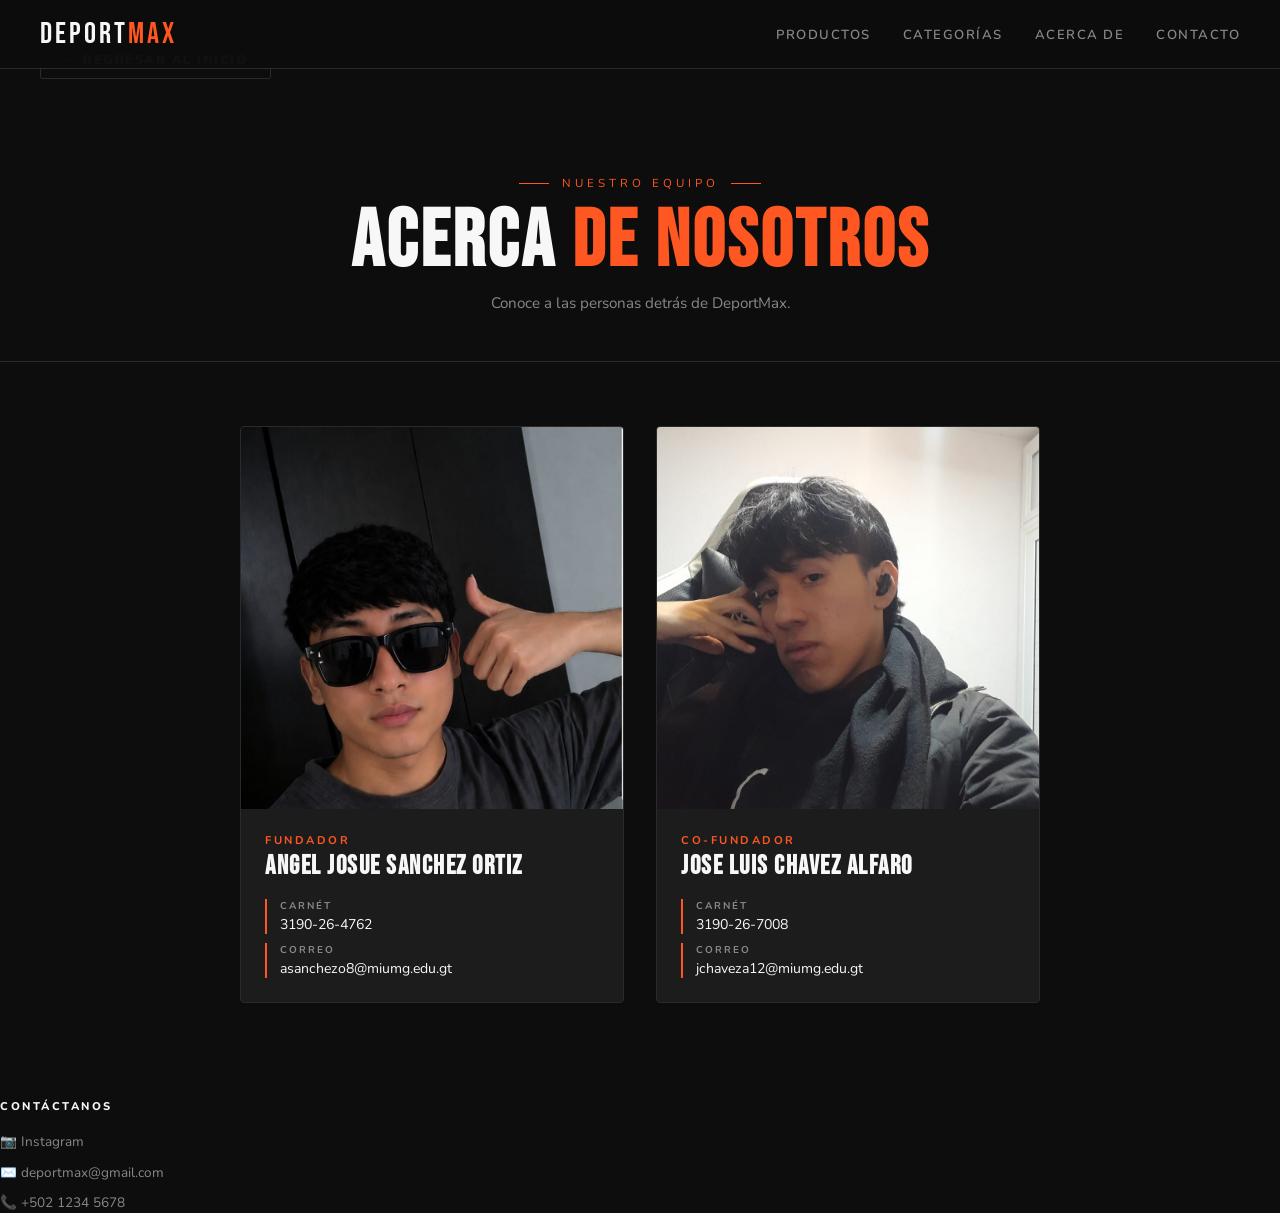
<file: Acerca de_AS_JC.html>
<!DOCTYPE html>
<html lang="es">
<head>
  <meta charset="UTF-8"/>
  <meta name="viewport" content="width=device-width, initial-scale=1.0"/>
  <title>DeportMax — Acerca De</title>
  <link href="https://fonts.googleapis.com/css2?family=Bebas+Neue&family=Nunito:wght@300;400;600;700;800&display=swap" rel="stylesheet"/>
  <link rel="stylesheet" href="style_AS_JC.css"/>
  <link rel="stylesheet" href="Acerca de_AS_JC.css"/>
</head>
<body>

  <!-- NAV -->
  <nav>
    <a href="index_AS_JC.html" class="logo">Deport<span>Max</span></a>
    <ul class="nav-links">
      <li><a href="index_AS_JC.html">Productos</a></li>
      <li><a href="index_AS_JC.html">Categorías</a></li>
      <li><a href="Acerca de_AS_JC.html">Acerca De</a></li>
      <li><a href="index_AS_JC.html">Contacto</a></li>
    </ul>
  </nav>

  <!-- BOTÓN REGRESAR -->
  <a href="index_AS_JC.html" class="btn-back">← Regresar al inicio</a>

  <!-- HERO -->
  <div class="acerca-hero">
    <div class="eyebrow">Nuestro Equipo</div>
    <h1>ACERCA <span>DE NOSOTROS</span></h1>
    <p>Conoce a las personas detrás de DeportMax.</p>
  </div>

  <!-- TARJETAS DEL EQUIPO -->
  <section class="equipo-section">
    <div class="equipo-grid">

      <!-- PERSONA 1 -->
      <div class="miembro-card reveal">
        <div class="miembro-foto-wrap">
          <img src="imagenes/AngelSanchez.jpg" alt="Foto Persona 1" onerror="this.style.display='none'; this.nextElementSibling.style.display='flex'"/>
          <div class="foto-placeholder"></div>
        </div>
        <div class="miembro-info">
          <div class="miembro-rol">Fundador</div>
          <h2 class="miembro-nombre">Angel Josue Sanchez Ortiz</h2>
          <div class="miembro-datos">
            <div class="dato">
              <span class="dato-label">Carnét</span>
              <span class="dato-valor">3190-26-4762</span>
            </div>
            <div class="dato">
              <span class="dato-label">Correo</span>
              <span class="dato-valor">asanchezo8@miumg.edu.gt</span>
            </div>
          </div>
        </div>
      </div>

      <!-- PERSONA 2 -->
      <div class="miembro-card reveal">
        <div class="miembro-foto-wrap">
          <img src="imagenes/Jose Luis.jpg" alt="Foto Persona 2" onerror="this.style.display='none'; this.nextElementSibling.style.display='flex'"/>
          <div class="foto-placeholder"></div>
        </div>
        <div class="miembro-info">
          <div class="miembro-rol">Co-Fundador</div>
          <h2 class="miembro-nombre">Jose Luis Chavez Alfaro</h2>
          <div class="miembro-datos">
            <div class="dato">
              <span class="dato-label">Carnét</span>
              <span class="dato-valor">3190-26-7008</span>
            </div>
            <div class="dato">
              <span class="dato-label">Correo</span>
              <span class="dato-valor">jchaveza12@miumg.edu.gt</span>
            </div>
          </div>
        </div>
      </div>

    </div>
  </section>
<div>
  <div class="footer-col-title">Contáctanos</div>
  <ul class="footer-links">
    <li>
      <a href="https://www.instagram.com/deportmax26/" target="_blank">📷 Instagram</a>
    </li>
    <li>
      <a href="mailto:deportmax@gmail.com">✉️ deportmax@gmail.com</a>
    </li>
    <li>
      <a href="tel:+50212345678">📞 +502 1234 5678</a>
    </li>
  </ul>
</div>
  <script src="script_AS_JC.js"></script>
</body>
</html>
</file>
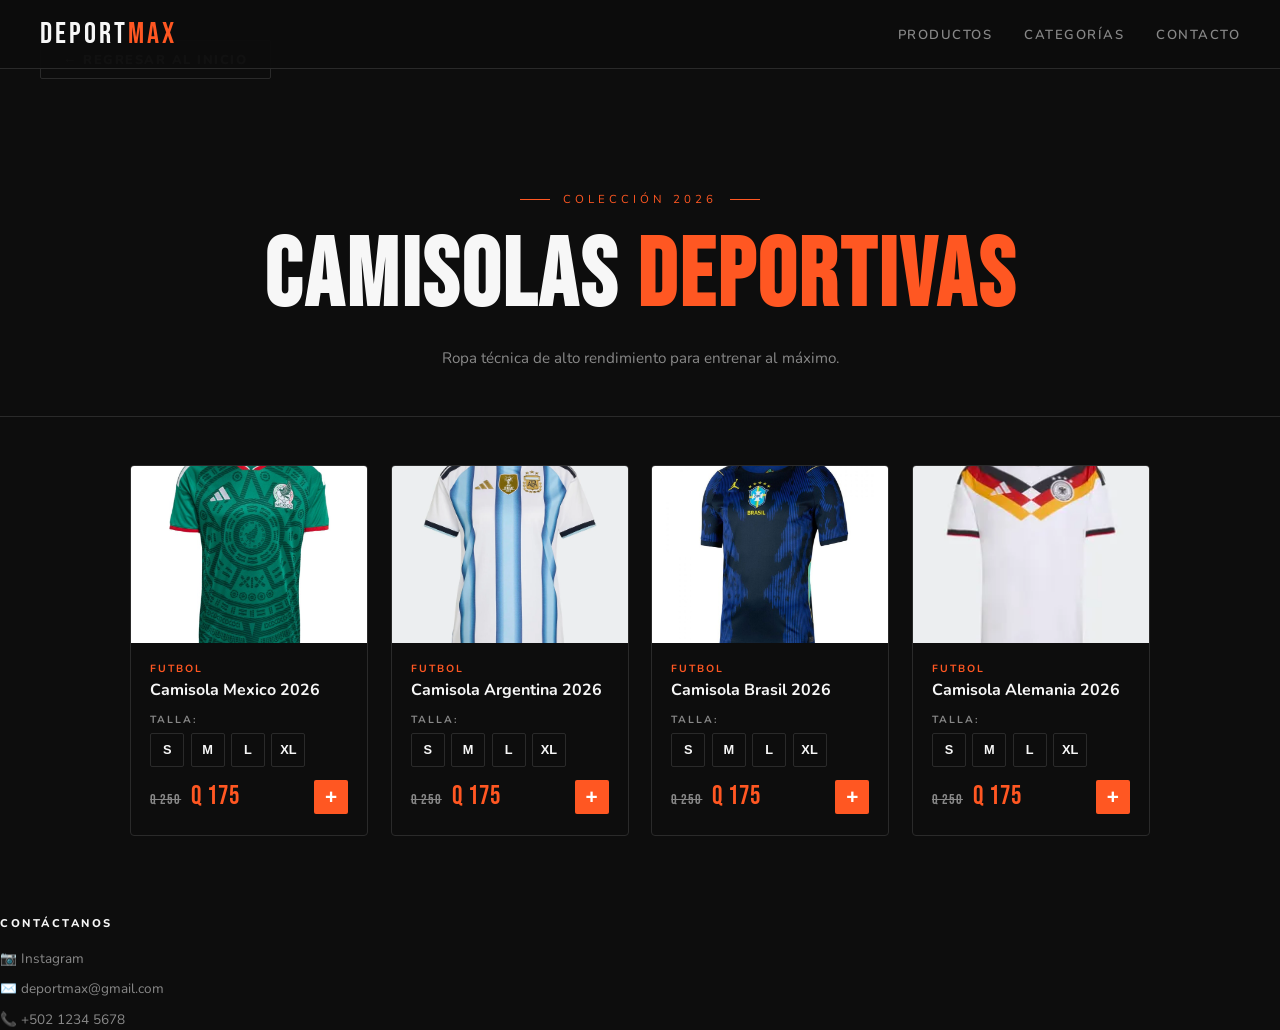
<file: Camisolas_AS_JC.html>
<!DOCTYPE html>
<html lang="es">
<head>
  <meta charset="UTF-8"/>
  <meta name="viewport" content="width=device-width, initial-scale=1.0"/>
  <title>DeportMax — Camisolas</title>
  <link href="https://fonts.googleapis.com/css2?family=Bebas+Neue&family=Nunito:wght@300;400;600;700;800&display=swap" rel="stylesheet"/>
  <link rel="stylesheet" href="style_AS_JC.css"/>
  <link rel="stylesheet" href="Camisolas_AS_JC.css"/>
</head>
<body>

  <!-- NAV -->
  <nav>
    <a href="index_AS_JC.html" class="logo">Deport<span>Max</span></a>
    <ul class="nav-links">
      <li><a href="index_AS_JC.html#productos">Productos</a></li>
      <li><a href="index_AS_JC.html#categorias">Categorías</a></li>
      <li><a href="index_AS_JC.html#contacto">Contacto</a></li>
    </ul>
  </nav>

  <!-- BOTÓN REGRESAR -->
  <a href="index_AS_JC.html" class="btn-back">← Regresar al inicio</a>

  <!-- HERO DE PÁGINA -->
  <div class="page-hero">
    <div class="eyebrow">Colección 2026</div>
    <h1>CAMISOLAS <span>DEPORTIVAS</span></h1>
    <p>Ropa técnica de alto rendimiento para entrenar al máximo.</p>
  </div>

  <!-- PRODUCTOS -->
  <div class="productos-page">

    <!-- PRODUCTO 1 -->
    <div class="prod-card reveal">
      <div class="prod-img-wrap" onclick="triggerUpload('img1','file1')">
        <img id="img1" src="imagenes/CamisolaM.jpg" alt="" style="display:block"/>
        <div class="prod-placeholder" id="ph1"></div>
        
      </div>
      <div class="prod-info">
        <div class="prod-cat">Futbol</div>
        <div class="prod-name">Camisola Mexico 2026</div>

        <div class="tallas">
  <div class="talla-label">Talla:</div>
  <div class="tallas-opciones">
    <button class="talla-btn" onclick="seleccionarTalla(this)">S</button>
    <button class="talla-btn" onclick="seleccionarTalla(this)">M</button>
    <button class="talla-btn" onclick="seleccionarTalla(this)">L</button>
    <button class="talla-btn" onclick="seleccionarTalla(this)">XL</button>
  </div>
</div>
        <div class="prod-footer">
          <div class="prod-price">
            <span class="old">Q 250</span>
            <span class="new">Q 175</span>
        </div>
          <button class="prod-add">+</button>
        </div>
      </div>
    </div>

    <!-- PRODUCTO 2 -->
    <div class="prod-card reveal">
      <div class="prod-img-wrap" onclick="triggerUpload('img2','file2')">
        <img id="img2" src="imagenes/Argentina.jpg" alt="" style="display:block"/>
        <div class="prod-placeholder" id="ph2"></div>
        
      </div>
      <div class="prod-info">
        <div class="prod-cat">Futbol</div>
        <div class="prod-name">Camisola Argentina 2026</div>

        <div class="tallas">
  <div class="talla-label">Talla:</div>
  <div class="tallas-opciones">
    <button class="talla-btn" onclick="seleccionarTalla(this)">S</button>
    <button class="talla-btn" onclick="seleccionarTalla(this)">M</button>
    <button class="talla-btn" onclick="seleccionarTalla(this)">L</button>
    <button class="talla-btn" onclick="seleccionarTalla(this)">XL</button>
  </div>
</div>
        <div class="prod-footer">
          <div class="prod-price">
            <span class="old">Q 250</span>
            <span class="new">Q 175</span>
          </div>
          <button class="prod-add">+</button>
        </div>
      </div>
    </div>

    <!-- PRODUCTO 3 -->
    <div class="prod-card reveal">
      <div class="prod-img-wrap" onclick="triggerUpload('img3','file3')">
        <img id="img3" src="imagenes/BrasilP.jpg" alt="" style="display:block"/>
        <div class="prod-placeholder" id="ph3"></div>
        
      </div>
      <div class="prod-info">
        <div class="prod-cat">Futbol</div>
        <div class="prod-name">Camisola Brasil 2026</div>

        <div class="tallas">
  <div class="talla-label">Talla:</div>
  <div class="tallas-opciones">
    <button class="talla-btn" onclick="seleccionarTalla(this)">S</button>
    <button class="talla-btn" onclick="seleccionarTalla(this)">M</button>
    <button class="talla-btn" onclick="seleccionarTalla(this)">L</button>
    <button class="talla-btn" onclick="seleccionarTalla(this)">XL</button>
  </div>
</div>
        <div class="prod-footer">
          <div class="prod-price">
            <span class="old">Q 250</span>
            <span class="new">Q 175</span>
        </div>
          <button class="prod-add">+</button>
        </div>
      </div>
    </div>

    <!-- PRODUCTO 4 -->
    <div class="prod-card reveal">
      <div class="prod-img-wrap" onclick="triggerUpload('img4','file4')">
        <img id="img4" src="imagenes/AlemaniaP.jpg" alt="" style="display:block"/>
        <div class="prod-placeholder" id="ph4"></div>
        
      </div>
      <div class="prod-info">
        <div class="prod-cat">Futbol</div>
        <div class="prod-name">Camisola Alemania 2026</div>

        <div class="tallas">
  <div class="talla-label">Talla:</div>
  <div class="tallas-opciones">
    <button class="talla-btn" onclick="seleccionarTalla(this)">S</button>
    <button class="talla-btn" onclick="seleccionarTalla(this)">M</button>
    <button class="talla-btn" onclick="seleccionarTalla(this)">L</button>
    <button class="talla-btn" onclick="seleccionarTalla(this)">XL</button>
  </div>
</div>
        <div class="prod-footer">
          <div class="prod-price">
            <span class="old">Q 250</span>
            <span class="new">Q 175</span>
          </div>
          <button class="prod-add">+</button>
        </div>
      </div>
    </div>

  </div>
<div>
  <div class="footer-col-title">Contáctanos</div>
  <ul class="footer-links">
    <li>
      <a href="https://www.instagram.com/deportmax26/" target="_blank">📷 Instagram</a>
    </li>
    <li>
      <a href="mailto:deportmax@gmail.com">✉️ deportmax@gmail.com</a>
    </li>
    <li>
      <a href="tel:+50212345678">📞 +502 1234 5678</a>
    </li>
  </ul>
</div>
  <script src="script_AS_JC.js"></script>
  <script>
    function triggerUpload(imgId, fileId) {
      document.getElementById(fileId).click();
    }
    function loadImg(input, imgId, phId) {
      if (!input.files || !input.files[0]) return;
      const reader = new FileReader();
      reader.onload = function(e) {
        const img = document.getElementById(imgId);
        const ph  = document.getElementById(phId);
        img.src = e.target.result;
        img.style.display = 'block';
        ph.style.display  = 'none';
      };
      reader.readAsDataURL(input.files[0]);
    }
  </script>
</body>
</html>
</file>
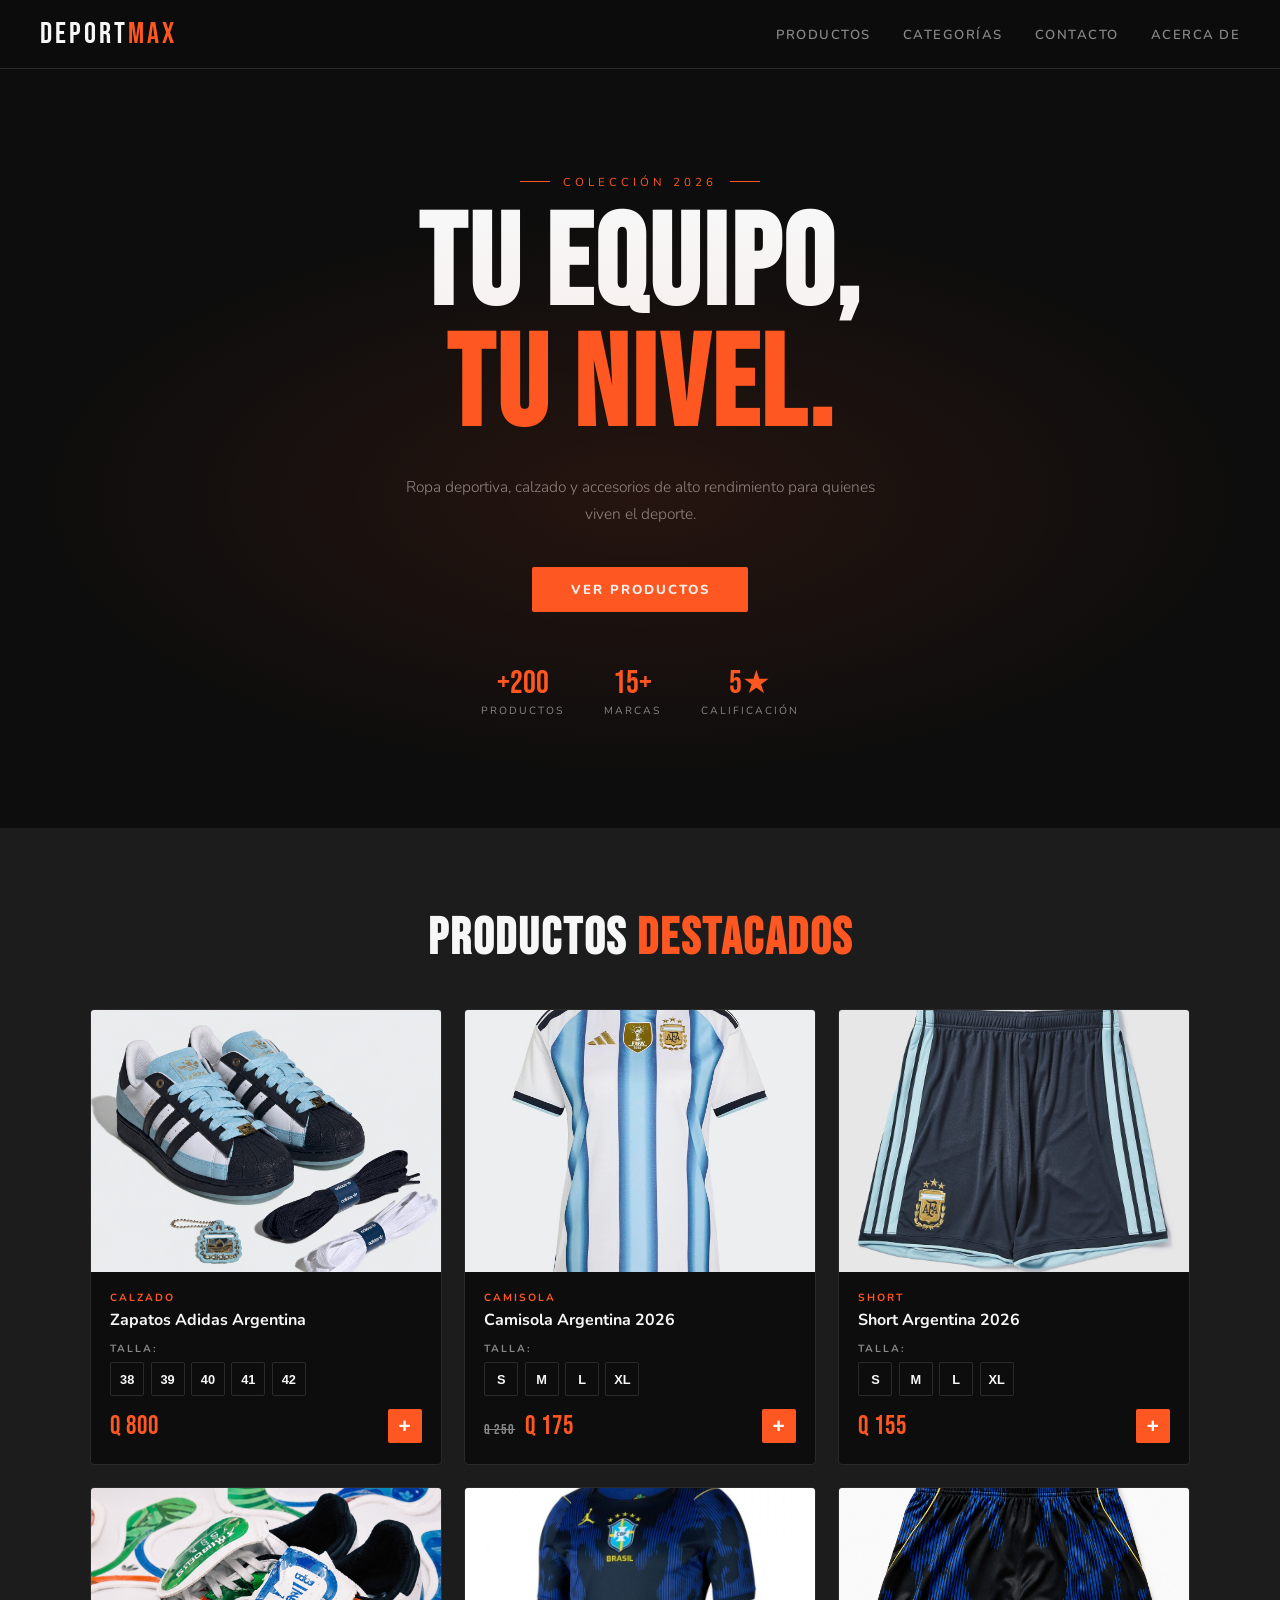
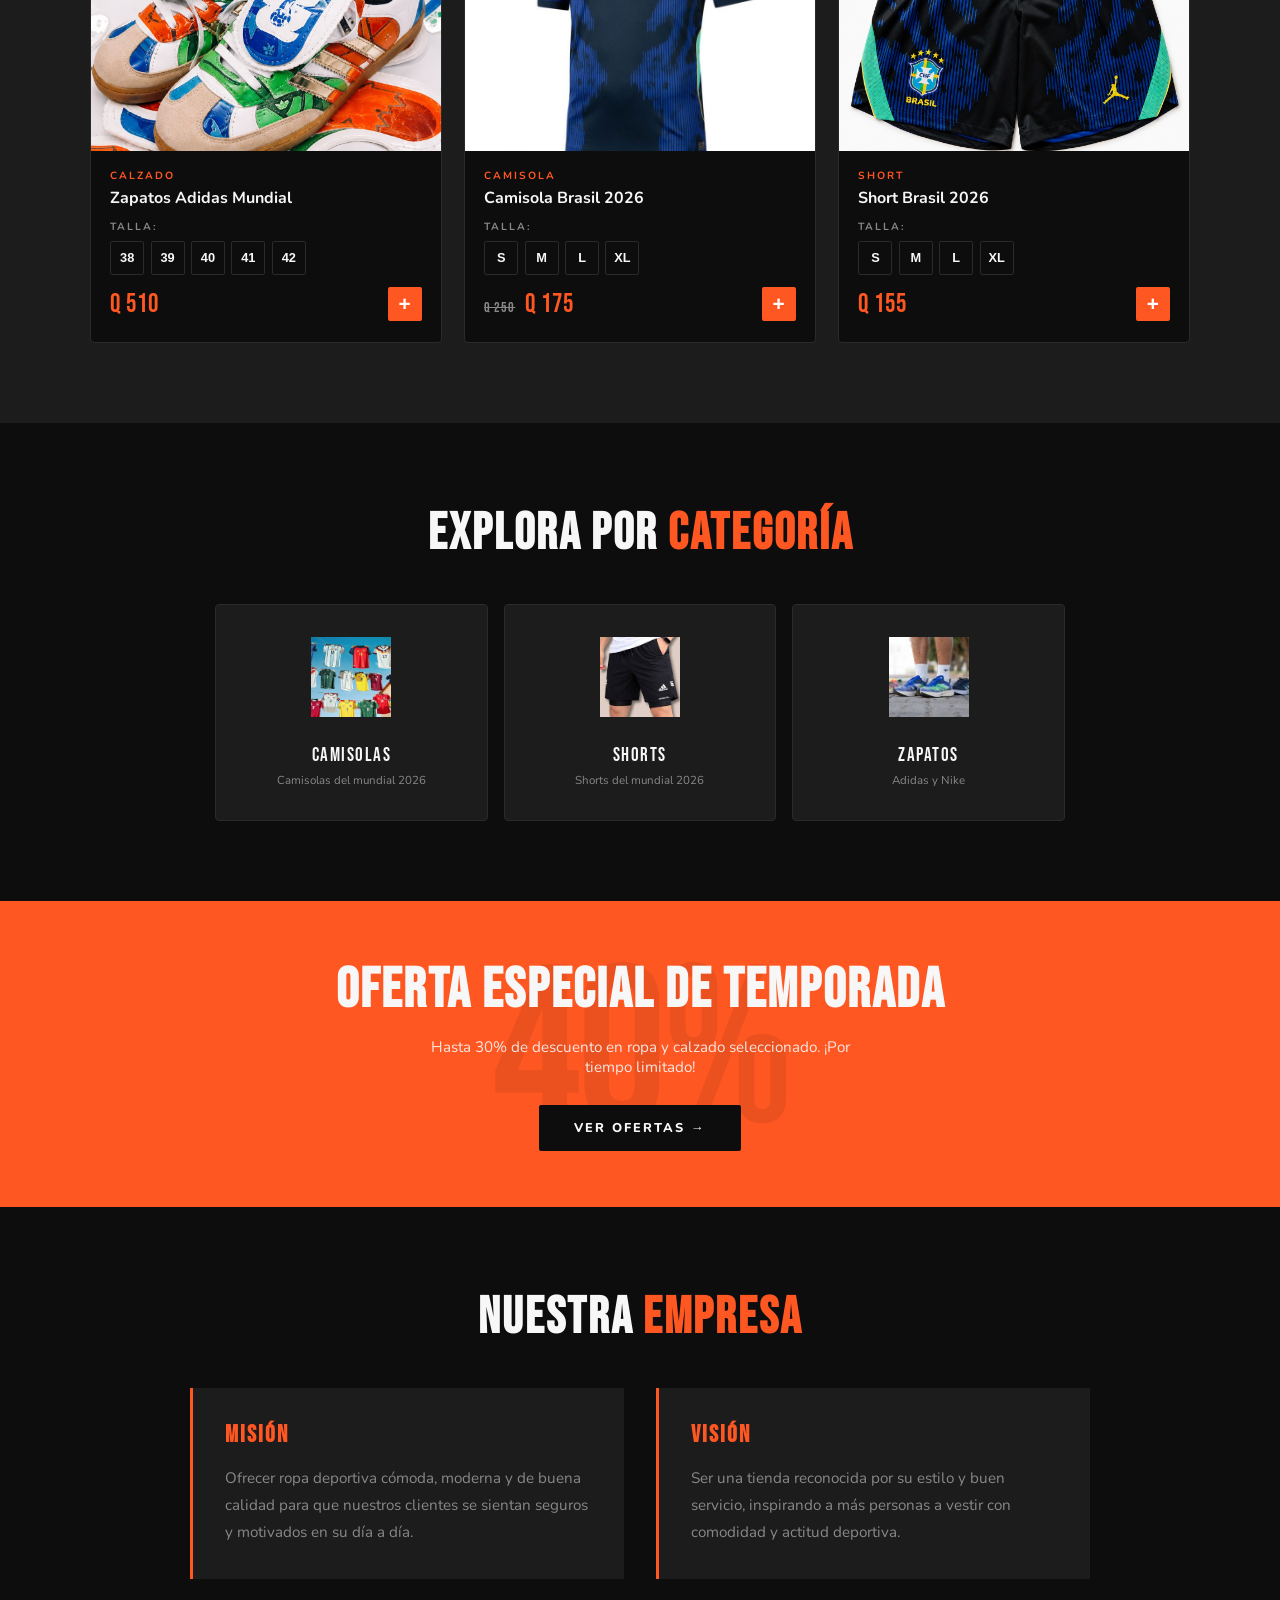
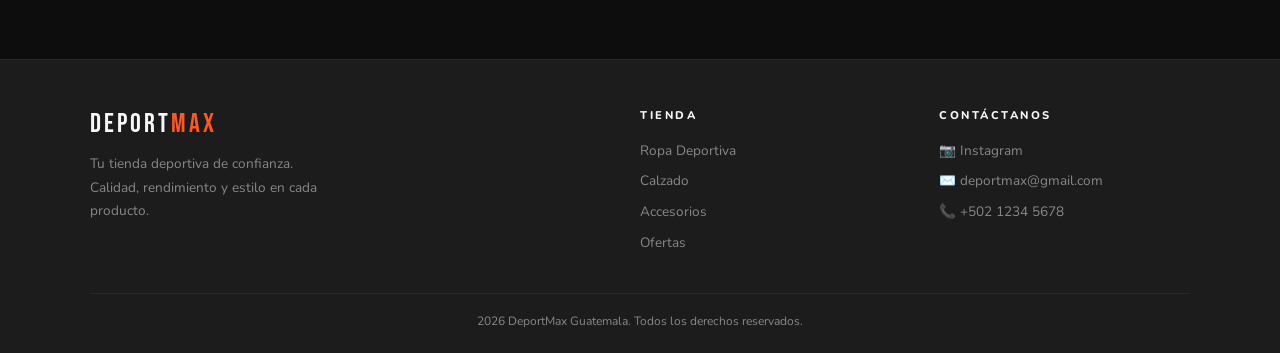
<file: index_AS_JC.html>
<!DOCTYPE html>
<html lang="es">
<head>
  <meta charset="UTF-8"/>
  <meta name="viewport" content="width=device-width, initial-scale=1.0"/>
  <title>DeportMax — Tu Tienda Deportiva</title>
  <link href="https://fonts.googleapis.com/css2?family=Bebas+Neue&family=Nunito:wght@300;400;600;700;800&display=swap" rel="stylesheet"/>
 <link rel="stylesheet" href="style_AS_JC.css"/>
   
</head>
<body>

  <!-- NAV -->
  <nav>
    <a href="#" class="logo">Deport<span>Max</span></a>
    <ul class="nav-links">
      <li><a href="#productos">Productos</a></li>
      <li><a href="#categorias">Categorías</a></li>
      <li><a href="#contacto">Contacto</a></li>
      <li><a href="Acerca de_AS_JC.html">Acerca De</a></li>
    </ul>
  </nav>

  <!-- HERO -->
  <section class="hero">
    <div class="hero-eyebrow">Colección 2026</div>
    <h1>TU EQUIPO,<span>TU NIVEL.</span></h1>
    <p>Ropa deportiva, calzado y accesorios de alto rendimiento para quienes viven el deporte.</p>
    <a href="#productos" class="hero-btn">Ver Productos</a>
    <div class="hero-badges">
      <div class="badge"><div class="badge-num">+200</div><div class="badge-lbl">Productos</div></div>
      <div class="badge"><div class="badge-num">15+</div><div class="badge-lbl">Marcas</div></div>
      <div class="badge"><div class="badge-num">5★</div><div class="badge-lbl">Calificación</div></div>
    </div>
  </section>

  <!-- PRODUCTOS -->
  <section class="section" id="productos">
    <h2 class="section-title reveal">PRODUCTOS <span>DESTACADOS</span></h2>

    

    <div class="productos-grid">

      <!-- PRODUCTO 1 -->
      <div class="prod-card reveal">
        <div class="prod-img-wrap" onclick="triggerUpload('img1','file1')">
          <img id="img1" src="imagenes/zapasA.jpg" alt="" style="display:block"/>
          <div class="img-overlay">
          </div>
          
        </div>
        <div class="prod-info">
          <div class="prod-cat">Calzado</div>
          <div class="prod-name">Zapatos Adidas Argentina</div>
          <div class="tallas">
  <div class="talla-label">Talla:</div>
  <div class="tallas-opciones">
    <button class="talla-btn" onclick="seleccionarTalla(this)">38</button>
    <button class="talla-btn" onclick="seleccionarTalla(this)">39</button>
    <button class="talla-btn" onclick="seleccionarTalla(this)">40</button>
    <button class="talla-btn" onclick="seleccionarTalla(this)">41</button>
    <button class="talla-btn" onclick="seleccionarTalla(this)">42</button>
  </div>
</div>
          <div class="prod-footer">
            <div class="prod-price"><span class="new">Q 800</span></div>
            <button class="prod-add">+</button>
          </div>
        </div>
      </div>

      <!-- PRODUCTO 2 -->
      <div class="prod-card reveal">
        <div class="prod-img-wrap" onclick="triggerUpload('img2','file2')">
          <img id="img2" src="imagenes/Argentina.jpg" alt="" style="display:block"/>
          <div class="img-overlay">
          </div>
          
        </div>
        <div class="prod-info">
          <div class="prod-cat">Camisola</div>
          <div class="prod-name">Camisola Argentina 2026</div>
          <div class="tallas">
  <div class="talla-label">Talla:</div>
  <div class="tallas-opciones">
    <button class="talla-btn" onclick="seleccionarTalla(this)">S</button>
    <button class="talla-btn" onclick="seleccionarTalla(this)">M</button>
    <button class="talla-btn" onclick="seleccionarTalla(this)">L</button>
    <button class="talla-btn" onclick="seleccionarTalla(this)">XL</button>
  </div>
</div>
          <div class="prod-footer">
            <div class="prod-price">
              <span class="old">Q 250</span>
              <span class="new">Q 175</span>
            </div>
            <button class="prod-add">+</button>
          </div>
        </div>
      </div>

      <!-- PRODUCTO 3 -->
      <div class="prod-card reveal">
        <div class="prod-img-wrap" onclick="triggerUpload('img3','file3')">
          <img id="img3" src="imagenes/ShortA.jpg" alt="" style="display:block"/>
          <div class="img-overlay">
          </div>
         
        </div>
        <div class="prod-info">
          <div class="prod-cat">Short</div>
          <div class="prod-name">Short Argentina 2026</div>
          <div class="tallas">
  <div class="talla-label">Talla:</div>
  <div class="tallas-opciones">
    <button class="talla-btn" onclick="seleccionarTalla(this)">S</button>
    <button class="talla-btn" onclick="seleccionarTalla(this)">M</button>
    <button class="talla-btn" onclick="seleccionarTalla(this)">L</button>
    <button class="talla-btn" onclick="seleccionarTalla(this)">XL</button>
  </div>
</div>
          <div class="prod-footer">
            <div class="prod-price"><span class="new">Q 155</span></div>
            <button class="prod-add">+</button>
          </div>
        </div>
      </div>

      <!-- PRODUCTO 4 -->
      <div class="prod-card reveal">
        <div class="prod-img-wrap" onclick="triggerUpload('img4','file4')">
          <img id="img4" src="imagenes/ZapatosM.jpg" alt="" style="display:block"/>
          <div class="img-overlay">
          </div>
          
        </div>
        <div class="prod-info">
          <div class="prod-cat">Calzado</div>
          <div class="prod-name">Zapatos Adidas Mundial</div>
          <div class="tallas">
  <div class="talla-label">Talla:</div>
  <div class="tallas-opciones">
    <button class="talla-btn" onclick="seleccionarTalla(this)">38</button>
    <button class="talla-btn" onclick="seleccionarTalla(this)">39</button>
    <button class="talla-btn" onclick="seleccionarTalla(this)">40</button>
    <button class="talla-btn" onclick="seleccionarTalla(this)">41</button>
    <button class="talla-btn" onclick="seleccionarTalla(this)">42</button>
  </div>
</div>
          <div class="prod-footer">
            <div class="prod-price"><span class="new">Q 510</span></div>
            <button class="prod-add">+</button>
          </div>
        </div>
      </div>

      <!-- PRODUCTO 5 -->
      <div class="prod-card reveal">
        <div class="prod-img-wrap" onclick="triggerUpload('img5','file5')">
          <img id="img5" src="imagenes/BrasilP.jpg" alt="" style="display:block"/>
          <div class="img-overlay">
          </div>
         
        </div>
        <div class="prod-info">
          <div class="prod-cat">Camisola</div>
          <div class="prod-name">Camisola Brasil 2026</div>
          <div class="tallas">
  <div class="talla-label">Talla:</div>
  <div class="tallas-opciones">
    <button class="talla-btn" onclick="seleccionarTalla(this)">S</button>
    <button class="talla-btn" onclick="seleccionarTalla(this)">M</button>
    <button class="talla-btn" onclick="seleccionarTalla(this)">L</button>
    <button class="talla-btn" onclick="seleccionarTalla(this)">XL</button>
  </div>
</div>
          <div class="prod-footer">
            <div class="prod-price">
                <span class="old">Q 250</span>
                <span class="new">Q 175</span>
            </div>
            <button class="prod-add">+</button>
          </div>
        </div>
      </div>

      <!-- PRODUCTO 6 -->
      <div class="prod-card reveal">
        <div class="prod-img-wrap" onclick="triggerUpload('img6','file6')">
          <img id="img6" src="imagenes/ShortB.jpg" alt="" style="display:block"/>
          <div class="img-overlay">
          </div>
          
        </div>
        <div class="prod-info">
          <div class="prod-cat">Short</div>
          <div class="prod-name">Short Brasil 2026</div>
          <div class="tallas">
  <div class="talla-label">Talla:</div>
  <div class="tallas-opciones">
    <button class="talla-btn" onclick="seleccionarTalla(this)">S</button>
    <button class="talla-btn" onclick="seleccionarTalla(this)">M</button>
    <button class="talla-btn" onclick="seleccionarTalla(this)">L</button>
    <button class="talla-btn" onclick="seleccionarTalla(this)">XL</button>
  </div>
</div>
          <div class="prod-footer">
            <div class="prod-price">
              <span class="new">Q 155</span>
            </div>
            <button class="prod-add">+</button>
          </div>
        </div>
      </div>

    </div>
  </section>

  <!-- CATEGORÍAS -->
  <section class="section" id="categorias">
    <h2 class="section-title reveal">EXPLORA POR <span>CATEGORÍA</span></h2>
    <div class="cats-grid">
      <a href="Camisolas_AS_JC.html" class="cat-card reveal">
        <div class="cat-icon">
          <img src="imagenes/Camisolas.jpg" alt="Camisolas"/>
        </div>
        <div class="cat-name">Camisolas</div>
        <div class="cat-count">Camisolas del mundial 2026</div>
      </a>
      <a href="Shorts_AS_JC.html" class="cat-card reveal">
        <div class="cat-icon">
          <img src="imagenes/Shorts.jpg" alt="Shorts"/>
        </div>
        <div class="cat-name">Shorts</div>
        <div class="cat-count">Shorts del mundial 2026</div>
      </a>
      <a href="Zapatos_AS_JC.html" class="cat-card reveal">
        <div class="cat-icon">
          <img src="imagenes/Zapatos.jpg" alt="Zapatos"/>
        </div>
        <div class="cat-name">Zapatos</div>
        <div class="cat-count">Adidas y Nike</div>
      </a>
      
    </div>
  </section>

  <!-- BANNER -->
  <div class="banner">
    <div class="banner-bg">40%</div>
    <h2>OFERTA ESPECIAL DE TEMPORADA</h2>
    <p>Hasta 30% de descuento en ropa y calzado seleccionado. ¡Por tiempo limitado!</p>
    <a href="#productos" class="banner-btn">Ver Ofertas →</a>
  </div>
<!-- MISIÓN Y VISIÓN -->
<section class="section" id="mision">
  <h2 class="section-title" style="text-align:center;">NUESTRA <span>EMPRESA</span></h2>
  <div style="display:flex; gap:2rem; max-width:900px; margin:0 auto;">

    <div style="flex:1; background:var(--gris1); border-left:3px solid var(--naranja); padding:2rem;">
      <h3 style="font-family:'Bebas Neue',sans-serif; font-size:1.5rem; letter-spacing:2px; color:var(--naranja); margin-bottom:1rem;">MISIÓN</h3>
      <p style="color:#888; line-height:1.8; font-size:.95rem;">Ofrecer ropa deportiva cómoda, moderna y de buena calidad para que nuestros clientes se sientan seguros y motivados en su día a día.</p>
    </div>

    <div style="flex:1; background:var(--gris1); border-left:3px solid var(--naranja); padding:2rem;">
      <h3 style="font-family:'Bebas Neue',sans-serif; font-size:1.5rem; letter-spacing:2px; color:var(--naranja); margin-bottom:1rem;">VISIÓN</h3>
      <p style="color:#888; line-height:1.8; font-size:.95rem;">Ser una tienda reconocida por su estilo y buen servicio, inspirando a más personas a vestir con comodidad y actitud deportiva.</p>
    </div>

  </div>
</section>
  <!-- FOOTER -->
  <footer id="contacto">
    <div class="footer-grid">
      <div>
        <div class="footer-logo">Deport<span>Max</span></div>
        <p class="footer-desc">Tu tienda deportiva de confianza. Calidad, rendimiento y estilo en cada producto.</p>
      </div>
      <div>
        <div class="footer-col-title">Tienda</div>
        <ul class="footer-links">
          <li><a href="#">Ropa Deportiva</a></li>
          <li><a href="#">Calzado</a></li>
          <li><a href="#">Accesorios</a></li>
          <li><a href="#">Ofertas</a></li>
        </ul>
      </div>
      <div>
  <div class="footer-col-title">Contáctanos</div>
  <ul class="footer-links">
    <li>
      <a href="https://www.instagram.com/deportmax26/" target="_blank">📷 Instagram</a>
    </li>
    <li>
      <a href="mailto:deportmax@gmail.com">✉️ deportmax@gmail.com</a>
    </li>
    <li>
      <a href="tel:+50212345678">📞 +502 1234 5678</a>
    </li>
  </ul>
</div>
    </div>
   <div class="footer-bottom">
  <p>2026 DeportMax Guatemala. Todos los derechos reservados.</p>
 
</div>
  </footer>
  <script src="script_AS_JC.js"></script>
</body>
</html>
</file>
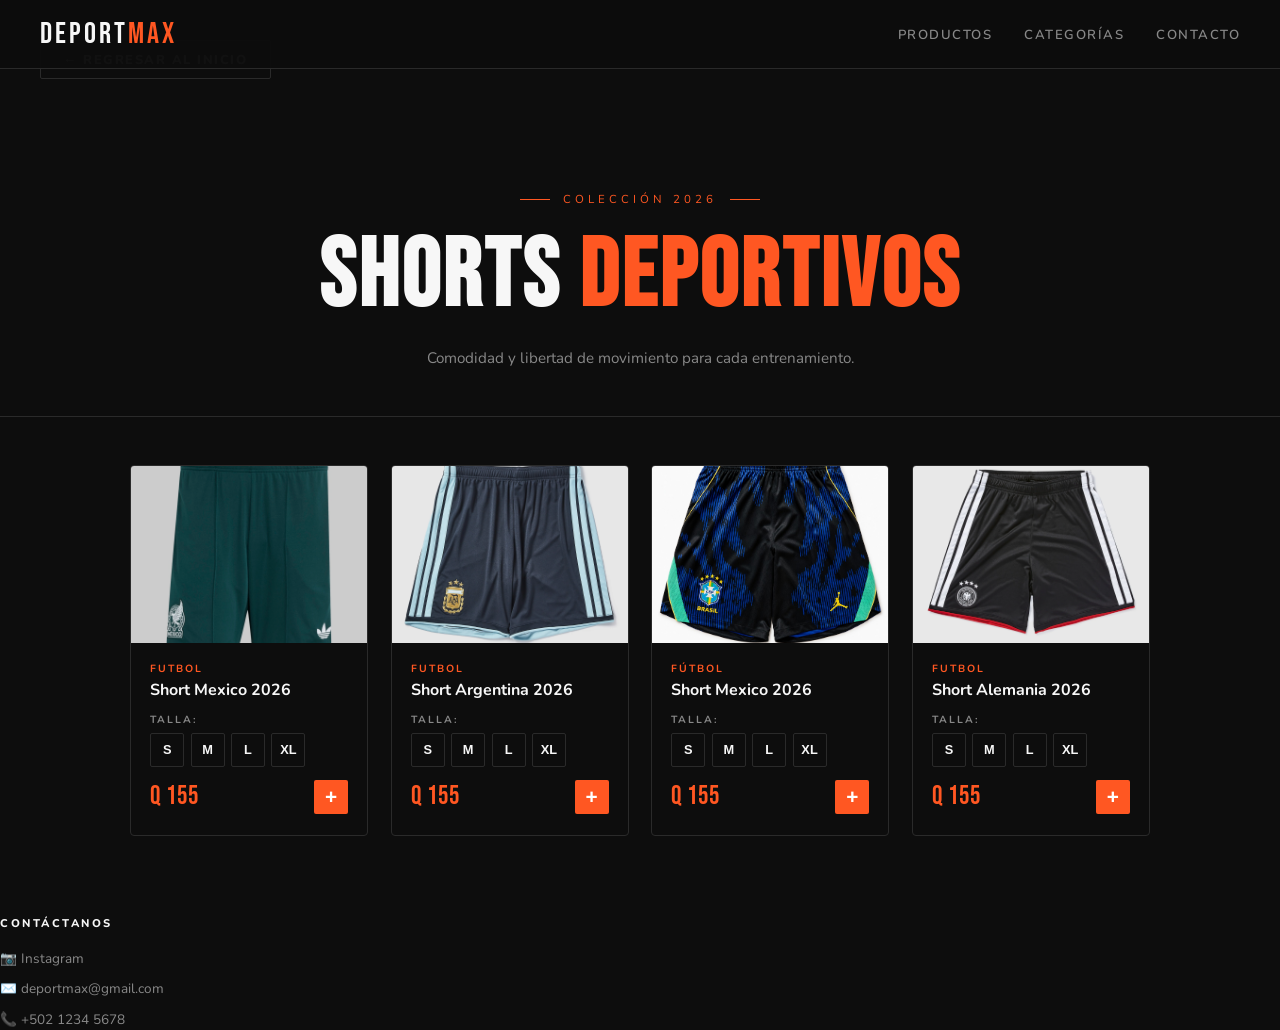
<file: Shorts_AS_JC.html>
<!DOCTYPE html>
<html lang="es">
<head>
  <meta charset="UTF-8"/>
  <meta name="viewport" content="width=device-width, initial-scale=1.0"/>
  <title>DeportMax — Shorts</title>
  <link href="https://fonts.googleapis.com/css2?family=Bebas+Neue&family=Nunito:wght@300;400;600;700;800&display=swap" rel="stylesheet"/>
  <link rel="stylesheet" href="style_AS_JC.css"/>
  <link rel="stylesheet" href="Shorts_AS_JC.css"/>
</head>
<body>

  <!-- NAV -->
  <nav>
    <a href="index_AS_JC.html" class="logo">Deport<span>Max</span></a>
    <ul class="nav-links">
      <li><a href="index_AS_JC.html#productos">Productos</a></li>
      <li><a href="index_AS_JC.html#categorias">Categorías</a></li>
      <li><a href="index_AS_JC.html#contacto">Contacto</a></li>
    </ul>
  </nav>

  <!-- BOTÓN REGRESAR -->
  <a href="index_AS_JC.html" class="btn-back">← Regresar al inicio</a>

  <!-- HERO DE PÁGINA -->
  <div class="page-hero">
    <div class="eyebrow">Colección 2026</div>
    <h1>SHORTS <span>DEPORTIVOS</span></h1>
    <p>Comodidad y libertad de movimiento para cada entrenamiento.</p>
  </div>

  <!-- PRODUCTOS -->
  <div class="productos-page">

    <!-- PRODUCTO 1 -->
    <div class="prod-card reveal">
      <div class="prod-img-wrap" onclick="triggerUpload('img1','file1')">
        <img id="img1" src="imagenes/ShortM.jpg" alt="" style="display:block"/>
        <div class="prod-placeholder" id="ph1"></div>
        
      </div>
      <div class="prod-info">
        <div class="prod-cat">Futbol</div>
        <div class="prod-name">Short Mexico 2026</div>

        <div class="tallas">
  <div class="talla-label">Talla:</div>
  <div class="tallas-opciones">
    <button class="talla-btn" onclick="seleccionarTalla(this)">S</button>
    <button class="talla-btn" onclick="seleccionarTalla(this)">M</button>
    <button class="talla-btn" onclick="seleccionarTalla(this)">L</button>
    <button class="talla-btn" onclick="seleccionarTalla(this)">XL</button>
      </div>
  </div>

        <div class="prod-footer">
          <div class="prod-price"><span class="new">Q 155</span></div>
          <button class="prod-add">+</button>
        </div>
      </div>
    </div>

    <!-- PRODUCTO 2 -->
    <div class="prod-card reveal">
      <div class="prod-img-wrap" onclick="triggerUpload('img2','file2')">
        <img id="img2" src="imagenes/ShortA.jpg" alt="" style="display:block"/>
        <div class="prod-placeholder" id="ph2"></div>
        
      </div>
      <div class="prod-info">
        <div class="prod-cat">Futbol</div>
        <div class="prod-name">Short Argentina 2026</div>

        <div class="tallas">
  <div class="talla-label">Talla:</div>
  <div class="tallas-opciones">
    <button class="talla-btn" onclick="seleccionarTalla(this)">S</button>
    <button class="talla-btn" onclick="seleccionarTalla(this)">M</button>
    <button class="talla-btn" onclick="seleccionarTalla(this)">L</button>
    <button class="talla-btn" onclick="seleccionarTalla(this)">XL</button>
  </div>
</div>
        <div class="prod-footer">
          <div class="prod-price">
            <span class="new">Q 155</span>
          </div>
          <button class="prod-add">+</button>
        </div>
      </div>
    </div>

    <!-- PRODUCTO 3 -->
    <div class="prod-card reveal">
      <div class="prod-img-wrap" onclick="triggerUpload('img3','file3')">
        <img id="img3" src="imagenes/ShortB.jpg" alt="" style="display:block"/>
        <div class="prod-placeholder" id="ph3"></div>
        
      </div>
      <div class="prod-info">
        <div class="prod-cat">Fútbol</div>
        <div class="prod-name">Short Mexico 2026</div>
        <div class="tallas">
  <div class="talla-label">Talla:</div>
  <div class="tallas-opciones">
    <button class="talla-btn" onclick="seleccionarTalla(this)">S</button>
    <button class="talla-btn" onclick="seleccionarTalla(this)">M</button>
    <button class="talla-btn" onclick="seleccionarTalla(this)">L</button>
    <button class="talla-btn" onclick="seleccionarTalla(this)">XL</button>
  </div>
</div>
        <div class="prod-footer">
          <div class="prod-price"><span class="new">Q 155</span></div>
          <button class="prod-add">+</button>
        </div>
      </div>
    </div>
    <!-- PRODUCTO 4 -->
    <div class="prod-card reveal">
      <div class="prod-img-wrap" onclick="triggerUpload('img4','file4')">
        <img id="img4" src="imagenes/ShortG.jpg" alt="" style="display:block"/>
        <div class="prod-placeholder" id="ph4"></div>
        
      </div>
      <div class="prod-info">
        <div class="prod-cat">Futbol</div>
        <div class="prod-name">Short Alemania 2026</div>
        <div class="tallas">
  <div class="talla-label">Talla:</div>
  <div class="tallas-opciones">
    <button class="talla-btn" onclick="seleccionarTalla(this)">S</button>
    <button class="talla-btn" onclick="seleccionarTalla(this)">M</button>
    <button class="talla-btn" onclick="seleccionarTalla(this)">L</button>
    <button class="talla-btn" onclick="seleccionarTalla(this)">XL</button>
  </div>
</div>
        <div class="prod-footer">
          <div class="prod-price">
            <span class="new">Q 155</span>
          </div>
          <button class="prod-add">+</button>
        </div>
      </div>
    </div>

  </div>
<div>
  <div class="footer-col-title">Contáctanos</div>
  <ul class="footer-links">
    <li>
      <a href="https://www.instagram.com/deportmax26/" target="_blank">📷 Instagram</a>
    </li>
    <li>
      <a href="mailto:deportmax@gmail.com">✉️ deportmax@gmail.com</a>
    </li>
    <li>
      <a href="tel:+50212345678">📞 +502 1234 5678</a>
    </li>
  </ul>
</div>
  <script src="script_AS_JC.js"></script>
  <script>
    function triggerUpload(imgId, fileId) {
      document.getElementById(fileId).click();
    }
    function loadImg(input, imgId, phId) {
      if (!input.files || !input.files[0]) return;
      const reader = new FileReader();
      reader.onload = function(e) {
        const img = document.getElementById(imgId);
        const ph  = document.getElementById(phId);
        img.src = e.target.result;
        img.style.display = 'block';
        ph.style.display  = 'none';
      };
      reader.readAsDataURL(input.files[0]);
    }
  </script>
</body>
</html>
</file>
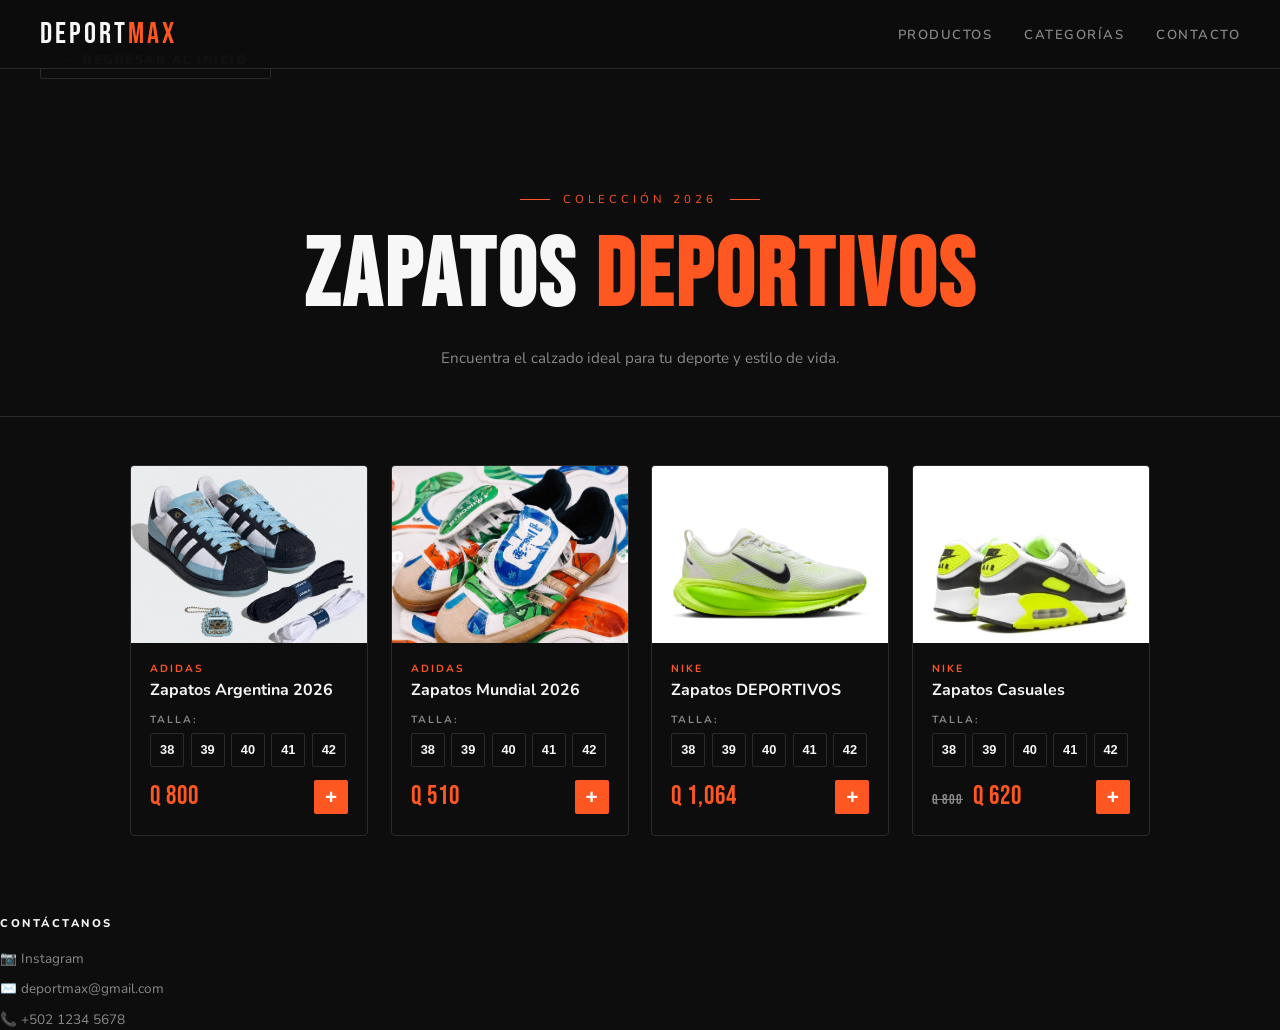
<file: Zapatos_AS_JC.html>
<!DOCTYPE html>
<html lang="es">
<head>
  <meta charset="UTF-8"/>
  <meta name="viewport" content="width=device-width, initial-scale=1.0"/>
  <title>DeportMax — Zapatos</title>
  <link href="https://fonts.googleapis.com/css2?family=Bebas+Neue&family=Nunito:wght@300;400;600;700;800&display=swap" rel="stylesheet"/>
  <link rel="stylesheet" href="style_AS_JC.css"/>
  <link rel="stylesheet" href="Zapatos_AS_JC.css"/>
</head>
<body>

  <!-- NAV -->
  <nav>
    <a href="index_AS_JC.html" class="logo">Deport<span>Max</span></a>
    <ul class="nav-links">
      <li><a href="index_AS_JC.html#productos">Productos</a></li>
      <li><a href="index_AS_JC.html#categorias">Categorías</a></li>
      <li><a href="index_AS_JC.html#contacto">Contacto</a></li>
    </ul>
  </nav>

  <!-- BOTÓN REGRESAR -->
  <a href="index_AS_JC.html" class="btn-back">← Regresar al inicio</a>

  <!-- HERO DE PÁGINA -->
  <div class="page-hero">
    <div class="eyebrow">Colección 2026</div>
    <h1>ZAPATOS <span>DEPORTIVOS</span></h1>
    <p>Encuentra el calzado ideal para tu deporte y estilo de vida.</p>
  </div>

  <!-- PRODUCTOS -->
  <div class="productos-page">

    <!-- PRODUCTO 1 -->
    <div class="prod-card reveal">
      <div class="prod-img-wrap" onclick="triggerUpload('img1','file1')">
        <img id="img1" src="imagenes/zapasA.jpg" alt="" style="display:block"/>
        <div class="prod-placeholder" id="ph1"></div>
        
      </div>
      <div class="prod-info">
        <div class="prod-cat">Adidas</div>
        <div class="prod-name">Zapatos Argentina 2026</div>

        <div class="tallas">
  <div class="talla-label">Talla:</div>
  <div class="tallas-opciones">
    <button class="talla-btn" onclick="seleccionarTalla(this)">38</button>
    <button class="talla-btn" onclick="seleccionarTalla(this)">39</button>
    <button class="talla-btn" onclick="seleccionarTalla(this)">40</button>
    <button class="talla-btn" onclick="seleccionarTalla(this)">41</button>
    <button class="talla-btn" onclick="seleccionarTalla(this)">42</button>
  </div>
</div>
        <div class="prod-footer">
          <div class="prod-price"><span class="new">Q 800</span></div>
          <button class="prod-add">+</button>
        </div>
      </div>
    </div>

    <!-- PRODUCTO 2 -->
    <div class="prod-card reveal">
      <div class="prod-img-wrap" onclick="triggerUpload('img2','file2')">
        <img id="img2" src="imagenes/ZapatosM.jpg" alt="" style="display:block"/>
        <div class="prod-placeholder" id="ph2"></div>
        
      </div>
      <div class="prod-info">
        <div class="prod-cat">Adidas</div>
        <div class="prod-name">Zapatos Mundial 2026</div>

        <div class="tallas">
  <div class="talla-label">Talla:</div>
  <div class="tallas-opciones">
    <button class="talla-btn" onclick="seleccionarTalla(this)">38</button>
    <button class="talla-btn" onclick="seleccionarTalla(this)">39</button>
    <button class="talla-btn" onclick="seleccionarTalla(this)">40</button>
    <button class="talla-btn" onclick="seleccionarTalla(this)">41</button>
    <button class="talla-btn" onclick="seleccionarTalla(this)">42</button>
  </div>
</div>
        <div class="prod-footer">
          <div class="prod-price">
            <span class="new">Q 510</span>
          </div>
          <button class="prod-add">+</button>
        </div>
      </div>
    </div>

    <!-- PRODUCTO 3 -->
    <div class="prod-card reveal">
      <div class="prod-img-wrap" onclick="triggerUpload('img3','file3')">
        <img id="img3" src="imagenes/ZapasNike.jpg" alt="" style="display:block"/>
        <div class="prod-placeholder" id="ph3"></div>
        
      </div>
      <div class="prod-info">
        <div class="prod-cat">Nike</div>
        <div class="prod-name">Zapatos DEPORTIVOS</div>

        <div class="tallas">
  <div class="talla-label">Talla:</div>
  <div class="tallas-opciones">
    <button class="talla-btn" onclick="seleccionarTalla(this)">38</button>
    <button class="talla-btn" onclick="seleccionarTalla(this)">39</button>
    <button class="talla-btn" onclick="seleccionarTalla(this)">40</button>
    <button class="talla-btn" onclick="seleccionarTalla(this)">41</button>
    <button class="talla-btn" onclick="seleccionarTalla(this)">42</button>
  </div>
</div>
        <div class="prod-footer">
          <div class="prod-price"><span class="new">Q 1,064</span></div>
          <button class="prod-add">+</button>
        </div>
      </div>
    </div>

    <!-- PRODUCTO 4 -->
    <div class="prod-card reveal">
      <div class="prod-img-wrap" onclick="triggerUpload('img4','file4')">
        <img id="img4" src="imagenes/ZapatosNike.jpg" alt="" style="display:block"/>
        <div class="prod-placeholder" id="ph4"></div>
        
      </div>
      <div class="prod-info">
        <div class="prod-cat">Nike</div>
        <div class="prod-name">Zapatos Casuales</div>
        
        <div class="tallas">
  <div class="talla-label">Talla:</div>
  <div class="tallas-opciones">
    <button class="talla-btn" onclick="seleccionarTalla(this)">38</button>
    <button class="talla-btn" onclick="seleccionarTalla(this)">39</button>
    <button class="talla-btn" onclick="seleccionarTalla(this)">40</button>
    <button class="talla-btn" onclick="seleccionarTalla(this)">41</button>
    <button class="talla-btn" onclick="seleccionarTalla(this)">42</button>
  </div>
</div>
        <div class="prod-footer">
          <div class="prod-price">
            <span class="old">Q 800</span>
            <span class="new">Q 620</span>
          </div>
          <button class="prod-add">+</button>
        </div>
      </div>
    </div>

  </div>
<div>
  <div class="footer-col-title">Contáctanos</div>
  <ul class="footer-links">
    <li>
      <a href="https://www.instagram.com/deportmax26/" target="_blank">📷 Instagram</a>
    </li>
    <li>
      <a href="mailto:deportmax@gmail.com">✉️ deportmax@gmail.com</a>
    </li>
    <li>
      <a href="tel:+50212345678">📞 +502 1234 5678</a>
    </li>
  </ul>
</div>
  <script src="script_AS_JC.js"></script>
  <script>
    function triggerUpload(imgId, fileId) {
      document.getElementById(fileId).click();
    }
    function loadImg(input, imgId, phId) {
      if (!input.files || !input.files[0]) return;
      const reader = new FileReader();
      reader.onload = function(e) {
        const img = document.getElementById(imgId);
        const ph  = document.getElementById(phId);
        img.src = e.target.result;
        img.style.display = 'block';
        ph.style.display  = 'none';
      };
      reader.readAsDataURL(input.files[0]);
    }
  </script>
</body>
</html>
</file>
<file: style_AS_JC.css>
:root {
      --negro:   #0d0d0d;
      --blanco:  #f7f7f7;
      --naranja: #ff5722;
      --naranja2:#e64a19;
      --gris1:   #1c1c1c;
      --gris2:   #2a2a2a;
      --gris3:   #888;
    }

    * { margin:0; padding:0; box-sizing:border-box; }
    html { scroll-behavior:smooth; }

    body {
      background: var(--negro);
      color: var(--blanco);
      font-family: 'Nunito', sans-serif;
    }

    /* ── NAV ── */
    nav {
      position: fixed; top:0; width:100%; z-index:100;
      display:flex; align-items:center; justify-content:space-between;
      padding: 1rem 2.5rem;
      background: rgba(13,13,13,0.96);
      border-bottom: 1px solid var(--gris2);
    }
    .logo {
      font-family:'Bebas Neue',sans-serif;
      font-size:1.9rem; letter-spacing:3px;
      color:var(--blanco); text-decoration:none;
    }
    .logo span { color:var(--naranja); }
    .nav-links {
      display:flex; gap:2rem; list-style:none;
    }
    .nav-links a {
      font-size:0.82rem; letter-spacing:1.5px; text-transform:uppercase;
      color:var(--gris3); text-decoration:none; font-weight:600;
      transition:color .2s;
    }
    .nav-links a:hover { color:var(--naranja); }

    /* ── HERO ── */
    .hero {
      min-height:92vh; display:flex; flex-direction:column;
      align-items:center; justify-content:center;
      text-align:center; padding:8rem 2rem 4rem;
      position:relative; overflow:hidden;
    }
    .hero::before {
      content:'';
      position:absolute; inset:0;
      background:
        radial-gradient(ellipse 70% 50% at 50% 60%, rgba(255,87,34,0.1) 0%, transparent 70%);
    }
    .hero-eyebrow {
      font-size:0.72rem; letter-spacing:4px; text-transform:uppercase;
      color:var(--naranja); margin-bottom:1rem;
      display:flex; align-items:center; gap:.8rem; justify-content:center;
    }
    .hero-eyebrow::before, .hero-eyebrow::after {
      content:''; width:30px; height:1px; background:var(--naranja);
    }
    .hero h1 {
      font-family:'Bebas Neue',sans-serif;
      font-size:clamp(3.5rem,10vw,8rem);
      letter-spacing:3px; line-height:.95;
    }
    .hero h1 span { color:var(--naranja); display:block; }
    .hero p {
      max-width:480px; margin:1.5rem auto 0;
      color:var(--gris3); line-height:1.75; font-size:.97rem; font-weight:300;
    }
    .hero-btn {
      display:inline-block; margin-top:2.5rem;
      background:var(--naranja); color:var(--blanco);
      font-family:'Nunito',sans-serif; font-weight:800;
      font-size:.82rem; letter-spacing:2px; text-transform:uppercase;
      padding:.85rem 2.4rem; border-radius:2px; text-decoration:none;
      transition:background .2s, transform .2s;
    }
    .hero-btn:hover { background:var(--naranja2); transform:translateY(-2px); }

    .hero-badges {
      display:flex; gap:2.5rem; margin-top:3.5rem;
      position:relative;
    }
    .badge {
      text-align:center;
    }
    .badge-num {
      font-family:'Bebas Neue',sans-serif;
      font-size:2rem; color:var(--naranja); line-height:1;
    }
    .badge-lbl {
      font-size:.65rem; letter-spacing:2px; text-transform:uppercase;
      color:var(--gris3); margin-top:.2rem;
    }

    /* ── SECTION COMÚN ── */
    .section { padding:5rem 2.5rem; }
    .section-title {
      font-family:'Bebas Neue',sans-serif;
      font-size:clamp(2rem,4vw,3.2rem); letter-spacing:2px;
      margin-bottom:2.5rem; text-align:center;
    }
    .section-title span { color:var(--naranja); }

    /* ── PRODUCTOS ── */
    #productos { background:var(--gris1); }

    /* Aviso de cómo cambiar imágenes */
    .tip-box {
      background:var(--gris2);
      border-left:3px solid var(--naranja);
      padding:.9rem 1.4rem;
      font-size:.82rem; color:var(--gris3);
      margin-bottom:2.5rem;
      border-radius:2px;
      max-width:700px; margin-left:auto; margin-right:auto;
      text-align:center; line-height:1.6;
    }
    .tip-box strong { color:var(--blanco); }

    .productos-grid {
      display:grid;
      grid-template-columns:repeat(3,1fr);
      gap:1.4rem;
      max-width:1100px; margin:0 auto;
    }

    .prod-card {
      background:var(--negro);
      border:1px solid var(--gris2);
      border-radius:4px;
      overflow:hidden;
      transition:transform .3s, border-color .3s;
    }
    .prod-card:hover {
      transform:translateY(-5px);
      border-color:var(--naranja);
    }

    /* Área de imagen — doble click para cambiar */
    .prod-img-wrap {
      position:relative;
      width:100%; aspect-ratio:4/3;
      background:var(--gris2);
      overflow:hidden;
      display:flex; align-items:center; justify-content:center;
    }
    .prod-img-wrap img {
      width:100%; height:100%; object-fit:cover;
      display:block;
    }
    .prod-placeholder {
      font-size:3.5rem; user-select:none;
    }
    /* Overlay al hover sobre la imagen */
    .img-overlay {
      position:absolute; inset:0;
      background:rgba(255,87,34,.75);
      display:flex; flex-direction:column;
      align-items:center; justify-content:center;
      opacity:0; transition:opacity .25s;
      gap:.5rem;
    }
    .prod-img-wrap:hover .img-overlay { opacity:1; }
    .img-overlay-icon { font-size:2rem; }
    .img-overlay-text {
      font-size:.72rem; letter-spacing:1.5px; text-transform:uppercase;
      font-weight:800; color:#fff;
    }
    /* Input file oculto */
    .file-input { display:none; }

    .prod-info { padding:1.1rem 1.2rem 1.3rem; }
    .prod-cat {
      font-size:.65rem; letter-spacing:2px; text-transform:uppercase;
      color:var(--naranja); margin-bottom:.3rem; font-weight:700;
    }
    .prod-name {
      font-size:1rem; font-weight:700; margin-bottom:.7rem; line-height:1.25;
    }
    .prod-name[contenteditable="true"]:focus {
      outline:none; border-bottom:1px dashed var(--naranja);
    }
    .prod-footer {
      display:flex; align-items:center; justify-content:space-between;
    }
    .prod-price {
      font-family:'Bebas Neue',sans-serif;
      font-size:1.6rem; letter-spacing:1px; color:var(--blanco);
    }
    .prod-price .old {
      font-size:.9rem; color:var(--gris3); text-decoration:line-through;
      margin-right:.3rem;
    }
    .prod-price .new { color:var(--naranja); }
    .prod-add {
      background:var(--naranja); color:#fff; border:none;
      width:34px; height:34px; border-radius:2px;
      font-size:1.3rem; font-weight:700;
      display:flex; align-items:center; justify-content:center;
      cursor:pointer; transition:background .2s;
    }
    .prod-add:hover { background:var(--naranja2); }

    /* ── CATEGORÍAS ── */
    #categorias { background:var(--negro); }
    .cats-grid {
      display:grid;
      grid-template-columns:repeat(3,1fr);
      gap:1rem;
      max-width:850px; margin:0 auto;
    }
    .cat-card {
      background:var(--gris1);
      border:1px solid var(--gris2);
      border-radius:4px;
      padding:2rem 1.5rem;
      text-align:center;
      transition:border-color .2s, transform .2s;
      text-decoration:none; color:var(--blanco);
      display:block;
    }
    .cat-card:hover { border-color:var(--naranja); transform:translateY(-4px); }
    .cat-icon { font-size:2.4rem; margin-bottom:.8rem; }
    .cat-icon img {
      width: 80px;
      height: 80px;
     object-fit: cover;
    }
    .cat-name {
      font-family:'Bebas Neue',sans-serif;
      font-size:1.2rem; letter-spacing:1.5px;
    }
    .cat-count { font-size:.72rem; color:var(--gris3); margin-top:.3rem; }

    /* ── BANNER ── */
    .banner {
      background:var(--naranja);
      padding:3.5rem 2.5rem;
      text-align:center;
      position:relative; overflow:hidden;
    }
    .banner-bg {
      position:absolute; inset:0;
      font-family:'Bebas Neue',sans-serif;
      font-size:14rem; line-height:1;
      color:rgba(0,0,0,.08); user-select:none;
      display:flex; align-items:center; justify-content:center;
      letter-spacing:-5px;
    }
    .banner h2 {
      font-family:'Bebas Neue',sans-serif;
      font-size:clamp(2rem,5vw,3.5rem); letter-spacing:2px;
      position:relative;
    }
    .banner p {
      position:relative; max-width:420px;
      margin:.8rem auto 1.8rem; opacity:.9; font-size:.95rem;
    }
    .banner-btn {
      display:inline-block; position:relative;
      background:var(--negro); color:var(--blanco);
      font-weight:800; font-size:.8rem;
      letter-spacing:2px; text-transform:uppercase;
      padding:.85rem 2.2rem; border-radius:2px;
      text-decoration:none; transition:opacity .2s;
    }
    .banner-btn:hover { opacity:.85; }

    /* ── FOOTER ── */
    footer {
      background:var(--gris1);
      border-top:1px solid var(--gris2);
      padding:3rem 2.5rem 1.5rem;
    }
    .footer-grid {
      display:grid; grid-template-columns:2fr 1fr 1fr;
      gap:3rem; margin-bottom:2.5rem;
      max-width:1100px; margin-left:auto; margin-right:auto;
    }
    .footer-logo {
      font-family:'Bebas Neue',sans-serif;
      font-size:1.7rem; letter-spacing:3px; margin-bottom:.8rem;
    }
    .footer-logo span { color:var(--naranja); }
    .footer-desc { font-size:.85rem; color:var(--gris3); line-height:1.7; max-width:240px; }
    .footer-col-title {
      font-size:.7rem; letter-spacing:2.5px; text-transform:uppercase;
      color:var(--blanco); font-weight:800; margin-bottom:1rem;
    }
    .footer-links { list-style:none; display:flex; flex-direction:column; gap:.55rem; }
    .footer-links a {
      font-size:.85rem; color:var(--gris3); text-decoration:none; transition:color .2s;
    }
    .footer-links a:hover { color:var(--naranja); }
    .footer-bottom {
      border-top:1px solid var(--gris2); padding-top:1.2rem;
      text-align:center; font-size:.75rem; color:var(--gris3);
      max-width:1100px; margin:0 auto;
    }

    /* ── ANIMACIÓN REVEAL ── */
    .reveal { opacity:0; transform:translateY(24px); transition:opacity .6s ease, transform .6s ease; }
    .reveal.visible { opacity:1; transform:translateY(0); }

    /* ── RESPONSIVE ── */
    @media(max-width:900px){
      .productos-grid { grid-template-columns:repeat(2,1fr); }
      .cats-grid { grid-template-columns:repeat(2,1fr); }
      .footer-grid { grid-template-columns:1fr 1fr; }
    }
    @media(max-width:600px){
      nav { padding:.9rem 1.2rem; }
      .nav-links { display:none; }
      .section { padding:4rem 1.2rem; }
      .hero { padding:7rem 1.2rem 3rem; }
      .productos-grid { grid-template-columns:1fr; }
      .cats-grid { grid-template-columns:repeat(2,1fr); }
      .footer-grid { grid-template-columns:1fr; gap:2rem; }
    }
    /* ── TALLAS ── */
.tallas { margin-bottom: .8rem; }
.talla-label {
  font-size: .65rem; letter-spacing: 2px; text-transform: uppercase;
  color: var(--gris3); margin-bottom: .4rem; font-weight: 700;
}
.tallas-opciones { display: flex; gap: .4rem; }
.talla-btn {
  width: 34px; height: 34px;
  background: transparent;
  border: 1px solid var(--gris2);
  color: var(--blanco); font-size: .8rem; font-weight: 700;
  border-radius: 2px; cursor: pointer;
  transition: background .2s, border-color .2s;
}
.talla-btn:hover { border-color: var(--naranja); color: var(--naranja); }
.talla-btn.activo { background: var(--naranja); border-color: var(--naranja); color: #fff; }
</file>
<file: Acerca de_AS_JC.css>
/* ── ACERCA DE ── */

.btn-back {
  display: inline-flex; align-items: center; gap: .5rem;
  margin: 2.5rem 2.5rem 0;
  font-family: 'Nunito', sans-serif; font-weight: 800;
  font-size: .8rem; letter-spacing: 1.5px; text-transform: uppercase;
  color: var(--gris3); text-decoration: none;
  border: 1px solid var(--gris2); padding: .6rem 1.4rem;
  border-radius: 2px; transition: color .2s, border-color .2s;
}
.btn-back:hover { color: var(--naranja); border-color: var(--naranja); }

/* HERO */
.acerca-hero {
  padding: 6rem 2.5rem 3rem;
  text-align: center;
  border-bottom: 1px solid var(--gris2);
}
.acerca-hero .eyebrow {
  font-size: .72rem; letter-spacing: 4px; text-transform: uppercase;
  color: var(--naranja); margin-bottom: .8rem;
  display: flex; align-items: center; gap: .8rem; justify-content: center;
}
.acerca-hero .eyebrow::before,
.acerca-hero .eyebrow::after {
  content: ''; width: 30px; height: 1px; background: var(--naranja);
}
.acerca-hero h1 {
  font-family: 'Bebas Neue', sans-serif;
  font-size: clamp(2.5rem, 7vw, 5rem);
  letter-spacing: 3px; line-height: .95;
}
.acerca-hero h1 span { color: var(--naranja); }
.acerca-hero p {
  color: var(--gris3); margin-top: .8rem; font-size: .95rem;
}

/* SECCIÓN EQUIPO */
.equipo-section {
  padding: 4rem 2.5rem 6rem;
}
.equipo-grid {
  display: grid;
  grid-template-columns: repeat(2, 1fr);
  gap: 2rem;
  max-width: 800px;
  margin: 0 auto;
}

/* TARJETA */
.miembro-card {
  background: var(--gris1);
  border: 1px solid var(--gris2);
  border-radius: 4px;
  overflow: hidden;
  transition: transform .3s, border-color .3s;
}
.miembro-card:hover {
  transform: translateY(-5px);
  border-color: var(--naranja);
}

/* FOTO */
.miembro-foto-wrap {
  width: 100%;
  aspect-ratio: 1/1;
  overflow: hidden;
  background: var(--gris2);
  display: flex; align-items: center; justify-content: center;
  position: relative;
}
.miembro-foto-wrap img {
  width: 100%; height: 100%;
  object-fit: cover; object-position: top;
  display: block;
}
.foto-placeholder {
  font-size: 5rem;
  display: none;
  align-items: center;
  justify-content: center;
  width: 100%; height: 100%;
}

/* INFO */
.miembro-info {
  padding: 1.5rem;
}
.miembro-rol {
  font-size: .7rem; letter-spacing: 2.5px; text-transform: uppercase;
  color: var(--naranja); font-weight: 700; margin-bottom: .4rem;
}
.miembro-nombre {
  font-family: 'Bebas Neue', sans-serif;
  font-size: 1.6rem; letter-spacing: 1.5px;
  margin-bottom: 1.2rem; line-height: 1;
}
.miembro-datos {
  display: flex; flex-direction: column; gap: .6rem;
}
.dato {
  display: flex; flex-direction: column; gap: .1rem;
  border-left: 2px solid var(--naranja);
  padding-left: .8rem;
}
.dato-label {
  font-size: .62rem; letter-spacing: 2px; text-transform: uppercase;
  color: var(--gris3); font-weight: 700;
}
.dato-valor {
  font-size: .88rem; color: var(--blanco);
}

/* RESPONSIVE */
@media(max-width: 600px) {
  .equipo-grid { grid-template-columns: 1fr; }
  .acerca-hero { padding: 6rem 1.2rem 2.5rem; }
  .equipo-section { padding: 3rem 1.2rem 4rem; }
}
</file>
<file: Camisolas_AS_JC.css>
/* ── CAMISOLAS.CSS ── */

.page-hero {
  padding: 7rem 2.5rem 3rem;
  text-align: center;
  border-bottom: 1px solid var(--gris2);
}
.page-hero .eyebrow {
  font-size: .72rem; letter-spacing: 4px; text-transform: uppercase;
  color: var(--naranja); margin-bottom: .8rem;
  display: flex; align-items: center; gap: .8rem; justify-content: center;
}
.page-hero .eyebrow::before,
.page-hero .eyebrow::after {
  content: ''; width: 30px; height: 1px; background: var(--naranja);
}
.page-hero h1 {
  font-family: 'Bebas Neue', sans-serif;
  font-size: clamp(3rem, 8vw, 6rem);
  letter-spacing: 3px;
}
.page-hero h1 span { color: var(--naranja); }
.page-hero p {
  color: var(--gris3); margin-top: .8rem; font-size: .95rem;
}

.btn-back {
  display: inline-flex; align-items: center; gap: .5rem;
  margin: 2.5rem 2.5rem 0;
  font-family: 'Nunito', sans-serif; font-weight: 800;
  font-size: .8rem; letter-spacing: 1.5px; text-transform: uppercase;
  color: var(--gris3); text-decoration: none;
  border: 1px solid var(--gris2); padding: .6rem 1.4rem;
  border-radius: 2px; transition: color .2s, border-color .2s;
}
.btn-back:hover { color: var(--naranja); border-color: var(--naranja); }

.productos-page {
  padding: 3rem 2.5rem 5rem;
  display: grid;
  grid-template-columns: repeat(4, 1fr);
  gap: 1.4rem;
  max-width: 1100px;
  margin: 0 auto;
}

@media(max-width:900px){ .productos-page { grid-template-columns: repeat(2,1fr); } }
@media(max-width:500px){ .productos-page { grid-template-columns: 1fr; } }
</file>
<file: Shorts_AS_JC.css>
/* ── SHORTS.CSS ── */

.page-hero {
  padding: 7rem 2.5rem 3rem;
  text-align: center;
  border-bottom: 1px solid var(--gris2);
}
.page-hero .eyebrow {
  font-size: .72rem; letter-spacing: 4px; text-transform: uppercase;
  color: var(--naranja); margin-bottom: .8rem;
  display: flex; align-items: center; gap: .8rem; justify-content: center;
}
.page-hero .eyebrow::before,
.page-hero .eyebrow::after {
  content: ''; width: 30px; height: 1px; background: var(--naranja);
}
.page-hero h1 {
  font-family: 'Bebas Neue', sans-serif;
  font-size: clamp(3rem, 8vw, 6rem);
  letter-spacing: 3px;
}
.page-hero h1 span { color: var(--naranja); }
.page-hero p {
  color: var(--gris3); margin-top: .8rem; font-size: .95rem;
}

.btn-back {
  display: inline-flex; align-items: center; gap: .5rem;
  margin: 2.5rem 2.5rem 0;
  font-family: 'Nunito', sans-serif; font-weight: 800;
  font-size: .8rem; letter-spacing: 1.5px; text-transform: uppercase;
  color: var(--gris3); text-decoration: none;
  border: 1px solid var(--gris2); padding: .6rem 1.4rem;
  border-radius: 2px; transition: color .2s, border-color .2s;
}
.btn-back:hover { color: var(--naranja); border-color: var(--naranja); }

.productos-page {
  padding: 3rem 2.5rem 5rem;
  display: grid;
  grid-template-columns: repeat(4, 1fr);
  gap: 1.4rem;
  max-width: 1100px;
  margin: 0 auto;
}

@media(max-width:900px){ .productos-page { grid-template-columns: repeat(2,1fr); } }
@media(max-width:500px){ .productos-page { grid-template-columns: 1fr; } }
</file>
<file: Zapatos_AS_JC.css>
/* ── ZAPATOS.CSS ── */

.page-hero {
  padding: 7rem 2.5rem 3rem;
  text-align: center;
  border-bottom: 1px solid var(--gris2);
}
.page-hero .eyebrow {
  font-size: .72rem; letter-spacing: 4px; text-transform: uppercase;
  color: var(--naranja); margin-bottom: .8rem;
  display: flex; align-items: center; gap: .8rem; justify-content: center;
}
.page-hero .eyebrow::before,
.page-hero .eyebrow::after {
  content: ''; width: 30px; height: 1px; background: var(--naranja);
}
.page-hero h1 {
  font-family: 'Bebas Neue', sans-serif;
  font-size: clamp(3rem, 8vw, 6rem);
  letter-spacing: 3px;
}
.page-hero h1 span { color: var(--naranja); }
.page-hero p {
  color: var(--gris3); margin-top: .8rem; font-size: .95rem;
}

.btn-back {
  display: inline-flex; align-items: center; gap: .5rem;
  margin: 2.5rem 2.5rem 0;
  font-family: 'Nunito', sans-serif; font-weight: 800;
  font-size: .8rem; letter-spacing: 1.5px; text-transform: uppercase;
  color: var(--gris3); text-decoration: none;
  border: 1px solid var(--gris2); padding: .6rem 1.4rem;
  border-radius: 2px; transition: color .2s, border-color .2s;
}
.btn-back:hover { color: var(--naranja); border-color: var(--naranja); }

.productos-page {
  padding: 3rem 2.5rem 5rem;
  display: grid;
  grid-template-columns: repeat(4, 1fr);
  gap: 1.4rem;
  max-width: 1100px;
  margin: 0 auto;
}

@media(max-width:900px){ .productos-page { grid-template-columns: repeat(2,1fr); } }
@media(max-width:500px){ .productos-page { grid-template-columns: 1fr; } }
</file>
